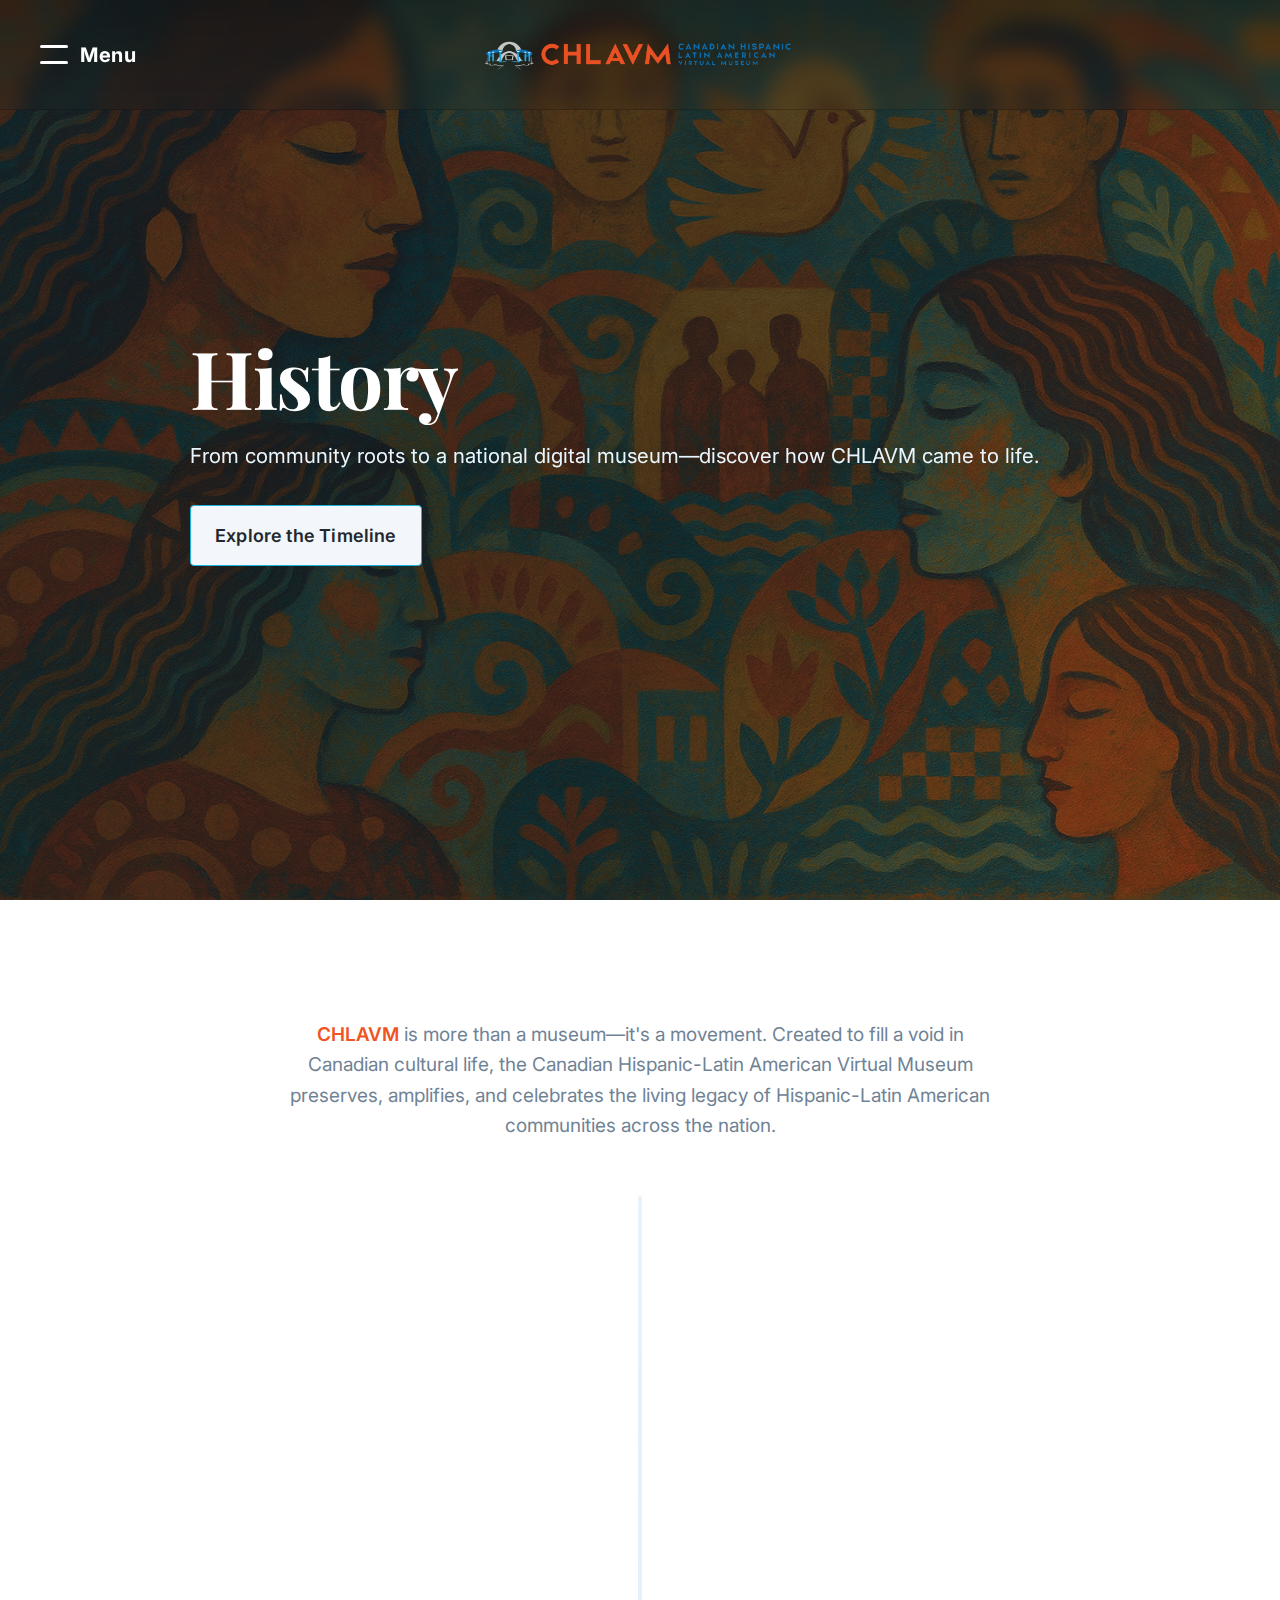
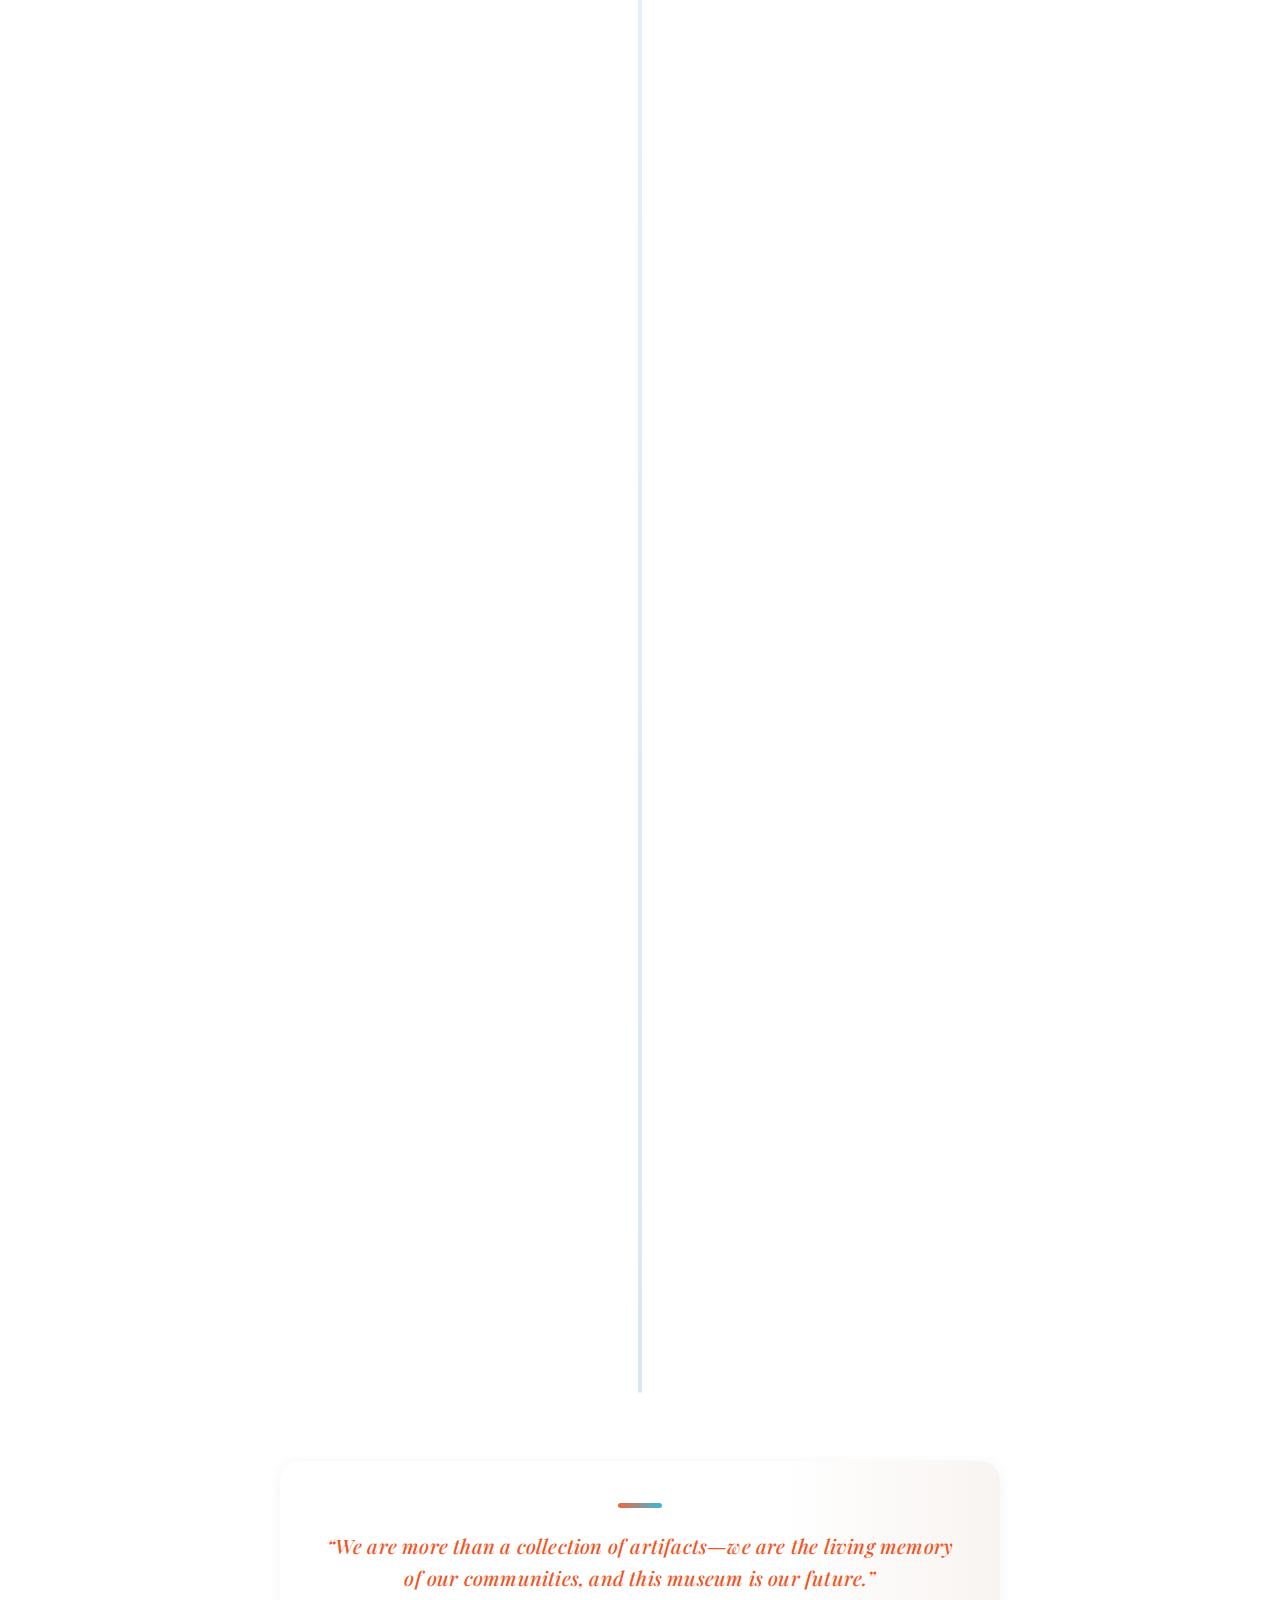
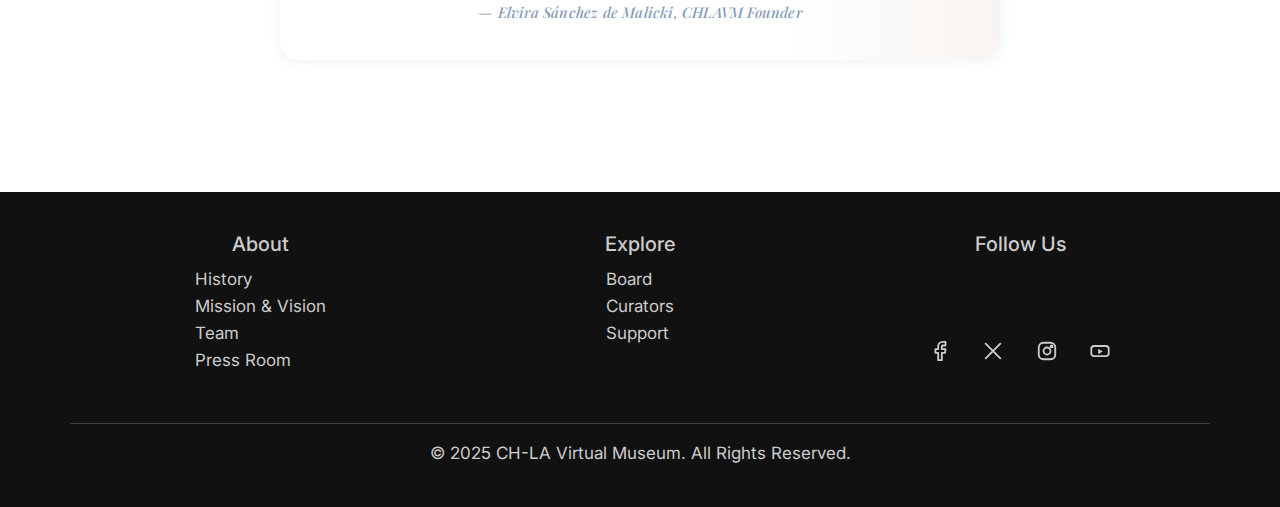
<file: history.html>
<!DOCTYPE html>
<html lang="en">
<head>
  <meta charset="utf-8" />
  <meta name="viewport" content="width=device-width, initial-scale=1" />
  <title>History – Canadian Hispanic-Latin American Virtual Museum</title>
  <meta name="description" content="Discover the history and origins of the Canadian Hispanic-Latin American Virtual Museum (CHLAVM)." />
  <link href="https://fonts.googleapis.com/css2?family=Playfair+Display:wght@700&family=Inter:wght@400;500;600&display=swap" rel="stylesheet">
  <link href="https://cdn.jsdelivr.net/npm/bootstrap@5.3.2/dist/css/bootstrap.min.css" rel="stylesheet">
  <link href="https://unpkg.com/aos@2.3.4/dist/aos.css" rel="stylesheet">
  <link rel="stylesheet" href="styles.css" />
</head>
<style>
  /* History-only responsive timeline (scoped by the page's unique ID) */
  @media (max-width: 860px) {
    /* Move the rail to the left edge */
    #museum-timeline::before {
      left: 24px;
      transform: none;
      width: 4px;
    }

    /* Make every event full-width and add left padding to clear the rail */
    #museum-timeline .timeline-event {
      width: 100%;
      margin: 0 0 2.2em 0 !important; /* override alternating margins */
      padding-left: 58px;               /* space for rail + dot */
    }
    /* Cancel the alternating layout on mobile */
    #museum-timeline .timeline-event:nth-child(odd),
    #museum-timeline .timeline-event:nth-child(even) {
      margin-left: 0 !important;
      margin-right: 0 !important;
    }

    /* Reposition the dot over the left rail */
    #museum-timeline .timeline-dot {
      left: 24px;
      transform: translate(-50%, 0);   /* keep dot centered on the rail */
    }

    /* Optional: slightly larger tap targets on small screens */
    #museum-timeline .timeline-card {
      padding: 1.05em 1.15em 1.05em;
    }
  }
</style>

<body>

  <!-- NAV-->
  <header class="museum-nav" id="nav">
    <div class="museum-nav-inner">
      <div class="museum-left">
        <button class="museum-menu-btn" id="menuBtn" aria-controls="menuOverlay" aria-expanded="false">
          <span class="museum-burger" aria-hidden="true"></span>
          <span class="museum-menu-label">Menu</span>
        </button>
      </div>
      <a class="museum-brand" href="index.html" aria-label="Home">
        <img src="assets/logo.png" alt="Canadian Hispanic-Latin American Virtual Museum logo" class="museum-logo">
      </a>
      <div></div>
    </div>
  </header>

  <!-- OVERLAY MENU -->
  <div class="museum-menu-overlay" id="menuOverlay" hidden>
    <div class="museum-menu-content" role="dialog" aria-modal="true" aria-label="Menu">
      <button class="museum-menu-close" id="menuClose" aria-label="Close menu">×</button>
      <nav class="museum-menu-nav">
        <a class="menu-section-title">About Us</a>
        <div class="dropdown-menu">
          <a href="history.html">History</a>
          <a href="mission-vision.html">Mission/Vision</a>
          <a href="press-room.html">Press Room</a>
          <a href="team-members.html">Team Members</a>
        </div>
        <a class="menu-section-title">Community In Action</a>
        <div class="dropdown-menu">
          <a href="#">Overview</a>
          <a href="#">Canadian Hispanic Congress</a>
          <a href="#">Statistics</a>
          <a href="#">Civics</a>
          <a href="#">Community Partners</a>
          <a href="#">Current Issues</a>
          <a href="#">Embassies and Consulates</a>
        </div>
        <a class="menu-section-title">Digital Playground</a>
        <div class="dropdown-menu">
          <a href="#">Overview</a>
          <a href="#">FIVARS</a>
          <a href="#">Indie Game Reviewer</a>
          <a href="#">Kaptain Leaf Adventures</a>
          <a href="#">VRTO</a>
        </div>
        <a class="menu-section-title login" href="login.html">Login</a>
        <div class="museum-menu-meta">
          <div>Open Today 10:00–18:00</div>
          <div>Montréal, QC</div>
        </div>
      </nav>
    </div>
  </div>

    <!-- PAGE HERO (same structure as Home, no text needed) -->
<section class="hero page-hero" aria-label="History hero image">
  <div class="hero-media">
    <img src="assets/history/history-hero.png"
         alt="Collage representing Hispanic–Latin American heritage"
         class="hero-bg" />
    <div class="hero-overlay"></div>
  </div>

  <div class="hero-inner">
    <h1 data-aos="fade-up" data-aos-delay="0">History</h1>

    <p class="hero-lead" data-aos="fade-up" data-aos-delay="120">
      From community roots to a national digital museum—discover how CHLAVM came to life.
    </p>

    <div class="hero-ctas" data-aos="fade-up" data-aos-delay="240">
      <a class="btn" href="#museum-timeline">Explore the Timeline</a>
      <!-- <a class="btn ghost" href="mission-vision.html">Mission &amp; Vision</a> -->
    </div>
  </div>
</section>

  <main id="main">
    <section class="about">
      <div class="container narrow">
        <div class="history-lede">
          <strong class="color-brand">CHLAVM</strong> is more than a museum—it's a movement.
          Created to fill a void in Canadian cultural life, the Canadian Hispanic-Latin American Virtual Museum preserves, amplifies, and celebrates the living legacy of Hispanic-Latin American communities across the nation.
        </div>

        <!-- Timeline -->
        <ul class="timeline" id="museum-timeline">
          <li class="timeline-event">
            <span class="timeline-dot" aria-hidden="true"></span>
            <div class="timeline-card">
              <div class="timeline-date">1983</div>
              <h3 class="timeline-title">Canadian Hispanic Congress Founded</h3>
              <p class="timeline-desc">Community leaders establish the CHC to represent, advocate for, and connect Canada’s Hispanic-Latin American community—laying vital groundwork for the future museum.</p>
            </div>
          </li>
          <li class="timeline-event">
            <span class="timeline-dot" aria-hidden="true"></span>
            <div class="timeline-card">
              <div class="timeline-date">2021</div>
              <h3 class="timeline-title">A Vision Takes Shape</h3>
              <p class="timeline-desc">Elvira Sánchez de Malicki proposes a fully digital platform to capture and celebrate Hispanic-Latin American contributions, traditions, and innovation in Canada.</p>
            </div>
          </li>
          <li class="timeline-event">
            <span class="timeline-dot" aria-hidden="true"></span>
            <div class="timeline-card">
              <div class="timeline-date">Aug 20, 2021</div>
              <h3 class="timeline-title">Official Launch of CHLAVM</h3>
              <p class="timeline-desc">The museum is founded as an independent non-profit—empowering the team to pursue charitable status, partnerships, and its own bold mandate.</p>
            </div>
          </li>
          <li class="timeline-event">
            <span class="timeline-dot" aria-hidden="true"></span>
            <div class="timeline-card">
              <div class="timeline-date">2023</div>
              <h3 class="timeline-title">Digital Innovation Begins</h3>
              <p class="timeline-desc">Supported by the Digital Access to Heritage program, CHLAVM secures its first major grant, powering new interactive technologies and immersive virtual exhibits.</p>
            </div>
          </li>
          <li class="timeline-event">
            <span class="timeline-dot" aria-hidden="true"></span>
            <div class="timeline-card">
              <div class="timeline-date">2023–2024</div>
              <h3 class="timeline-title">World-Class Collaboration</h3>
              <p class="timeline-desc">An expert team of artists, VR pioneers, designers, and accessibility advocates comes together to shape the museum’s digital experience.</p>
            </div>
          </li>
          <li class="timeline-event">
            <span class="timeline-dot" aria-hidden="true"></span>
            <div class="timeline-card">
              <div class="timeline-date">Today</div>
              <h3 class="timeline-title">A National Platform for Culture</h3>
              <p class="timeline-desc">CHLAVM is pioneering new ways for communities to share stories, celebrate achievements, and shape Canada’s digital cultural landscape.</p>
            </div>
          </li>
        </ul>

        <blockquote class="highlight-quote" style="margin:3.4em auto 2.6em; text-align:center;">
          <span class="quote-bar" style="display:block;width:44px;height:5px;border-radius:5px;background:linear-gradient(90deg, var(--brand), var(--brand-2));opacity:.89;margin:0 auto 1.1em;"></span>
          <p>
            “We are more than a collection of artifacts—we are the living memory of our communities, and this museum is our future.”<br>
            <span class="small" style="color:#8399b4;">— Elvira Sánchez de Malicki, CHLAVM Founder</span>
          </p>
        </blockquote>

      </div>
    </section>
  </main>
    
 <!-- Footer -->
  <footer>
    <div class="container">
      <div class="row">
        <div class="col-md-4 mb-3">
          <h5>About</h5>
          <ul class="list-unstyled">
            <li><a href="history.html">History</a></li>
            <li><a href="mission-vision.html">Mission & Vision</a></li>
            <li><a href="team-members.html">Team</a></li>
            <li><a href="press-room.html">Press Room</a></li>
          </ul>
        </div>
        <div class="col-md-4 mb-3">
          <h5>Explore</h5>
          <ul class="list-unstyled">
            <li><a href="#board">Board</a></li>
            <li><a href="#curators">Curators</a></li>
            <li><a href="#support">Support</a></li>
          </ul>
        </div>
   <div class="col-md-4 mb-3 text-md-end">
  <h5>Follow Us</h5>
  <div class="f-social" role="list">
    <a href="https://facebook.com/yourhandle" target="_blank" rel="noopener" aria-label="Facebook" role="listitem">
      <!-- Facebook -->
      <svg viewBox="0 0 24 24" width="22" height="22" fill="none" stroke="currentColor" stroke-width="2" stroke-linecap="round" stroke-linejoin="round" aria-hidden="true">
        <path d="M18 2h-3a5 5 0 0 0-5 5v3H7v4h3v8h4v-8h3.5l.5-4H14V7a1 1 0 0 1 1-1h3V2z"/>
      </svg>
    </a>

    <a href="https://twitter.com/yourhandle" target="_blank" rel="noopener" aria-label="X (Twitter)" role="listitem">
      <!-- X / Twitter -->
      <svg viewBox="0 0 24 24" width="22" height="22" fill="none" stroke="currentColor" stroke-width="2" stroke-linecap="round" stroke-linejoin="round" aria-hidden="true">
        <path d="M4 4l16 16M20 4L4 20"/>
      </svg>
    </a>

    <a href="https://instagram.com/yourhandle" target="_blank" rel="noopener" aria-label="Instagram" role="listitem">
      <!-- Instagram -->
      <svg viewBox="0 0 24 24" width="22" height="22" fill="none" stroke="currentColor" stroke-width="2" stroke-linecap="round" stroke-linejoin="round" aria-hidden="true">
        <rect x="3" y="3" width="18" height="18" rx="5" ry="5"/>
        <circle cx="12" cy="12" r="3.8"/>
        <circle cx="17" cy="7" r="1"/>
      </svg>
    </a>

    <a href="https://youtube.com/@yourhandle" target="_blank" rel="noopener" aria-label="YouTube" role="listitem">
      <!-- YouTube -->
      <svg viewBox="0 0 24 24" width="22" height="22" fill="none" stroke="currentColor" stroke-width="2" stroke-linecap="round" stroke-linejoin="round" aria-hidden="true">
        <rect x="2.5" y="6.5" width="19" height="11" rx="3"/>
        <path d="M10 9.5l5 3-5 3" fill="currentColor" stroke="none"/>
      </svg>
    </a>
  </div>
</div>

      <hr class="my-3">
      <p class="text-center mb-0">© 2025 CH-LA Virtual Museum. All Rights Reserved.</p>
    </div>
  </footer>

<script src="https://cdn.jsdelivr.net/npm/bootstrap@5.3.2/dist/js/bootstrap.bundle.min.js"></script>
<script src="https://unpkg.com/aos@2.3.4/dist/aos.js"></script>
<script src="script.js"></script>
<script>
  // Navbar scroll effect
  const topbar = document.getElementById('nav');
  window.addEventListener('scroll', () => {
    topbar.classList.toggle('scrolled', window.scrollY > 50);
  });

  // AOS: smoother, once-per-view, with offset so cards pop in a bit later
  AOS.init({
    duration: 750,
    once: true,
    offset: 80,
    easing: 'cubic-bezier(.18,.62,.35,1)'
  });
</script>
</body>
</html>
</file>
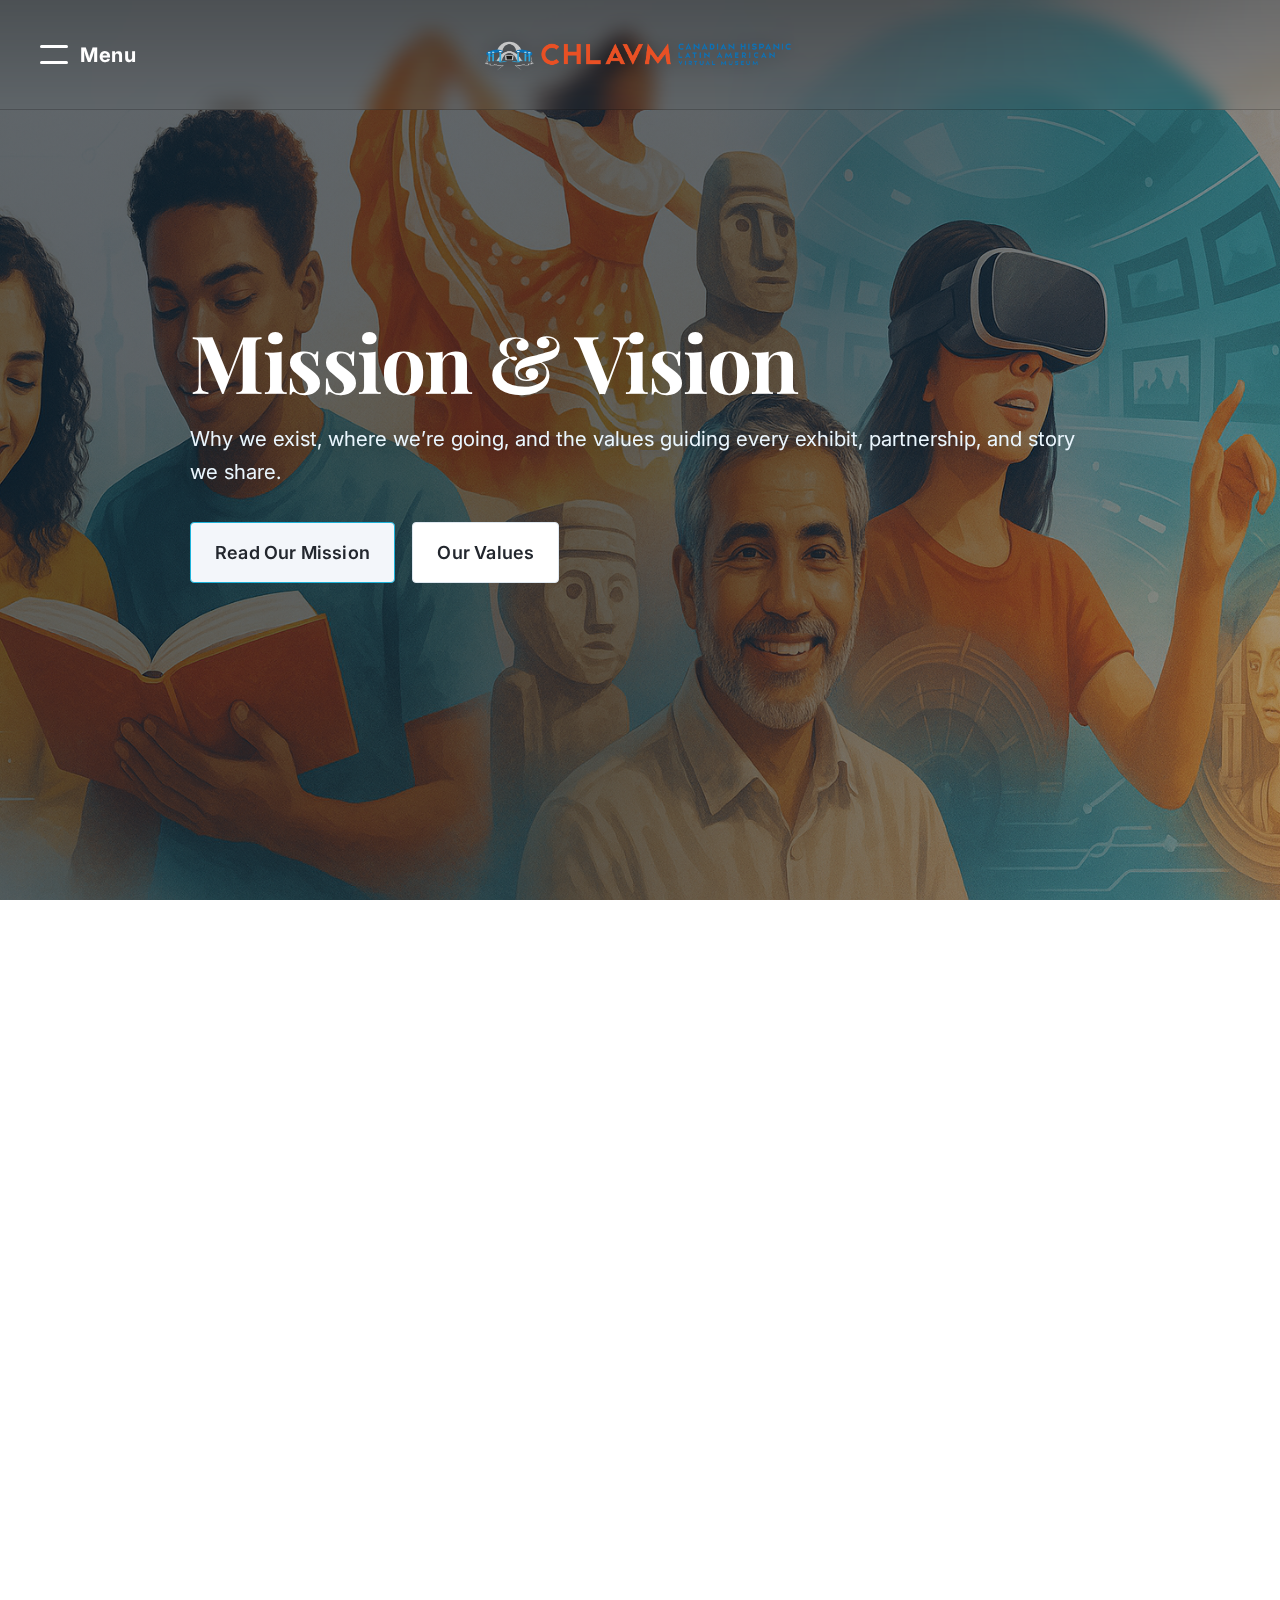
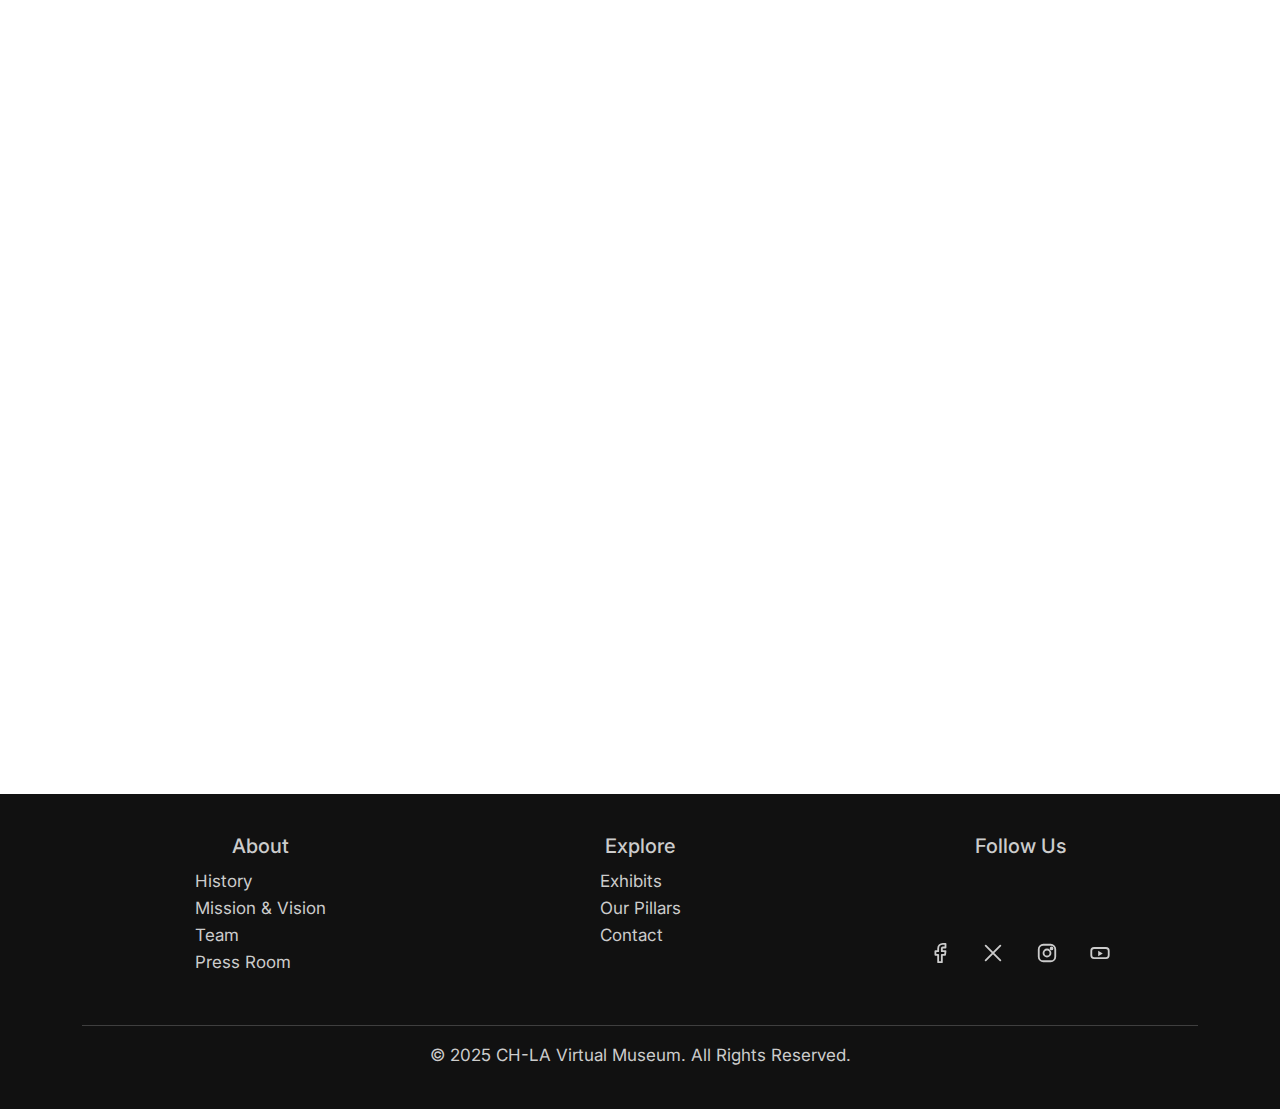
<file: mission-vision.html>
<!DOCTYPE html>
<html lang="en">
<head>
  <meta charset="utf-8" />
  <meta name="viewport" content="width=device-width, initial-scale=1" />
  <title>Mission & Vision – Canadian Hispanic–Latin American Virtual Museum</title>
  <meta name="description" content="Our mission, vision, and values—the principles guiding the Canadian Hispanic–Latin American Virtual Museum." />
  <link href="https://fonts.googleapis.com/css2?family=Playfair+Display:wght@700&family=Inter:wght@400;500;600&display=swap" rel="stylesheet">
  <link href="https://cdn.jsdelivr.net/npm/bootstrap@5.3.2/dist/css/bootstrap.min.css" rel="stylesheet">
  <link href="https://unpkg.com/aos@2.3.4/dist/aos.css" rel="stylesheet">
  <link rel="stylesheet" href="styles.css">

  <!-- Page-only polish -->
  <style>
    /* Page hero image */
    .page-hero .hero-bg{
      object-position:center 48%;
    }

    /* Section intro */
    .mv-lede{
      text-align:center;
      max-width:820px;
      margin:2rem auto 0;
      font-size:1.12rem;
      color:var(--muted);
    }

    /* Mission/Vision cards */
    .mv-grid{
      display:grid;
      grid-template-columns:1fr;
      gap:22px;
      margin:28px 0 10px;
    }
    @media (min-width: 820px){
      .mv-grid{ grid-template-columns:1fr 1fr; }
    }
    .mv-card{
      background:#fff;
      border:1px solid #eef4fa;
      border-radius:16px;
      padding:22px 22px 20px;
      box-shadow:0 8px 26px rgba(38,66,108,.08);
      transition:transform .15s ease, box-shadow .15s ease;
    }
    .mv-card:hover{ transform:translateY(-2px); box-shadow:0 14px 40px rgba(38,66,108,.12); }
    .mv-card h3{
      font-family:"Playfair Display",serif;
      color:var(--brand-2);
      margin-bottom:.35rem;
      font-size:1.5rem;
    }
    .mv-card p{ color:#2a3240; margin:0; }

    /* Value badges */
    .mv-values{
      display:flex; flex-wrap:wrap; gap:.6rem;
      justify-content:center;
      margin-top:1.1rem;
    }
    .mv-value{
      border:1.5px solid var(--line);
      background:var(--bg-elev);
      border-radius:999px;
      padding:.55rem .95rem;
      font-weight:600;
      color:#41576b;
      white-space:nowrap;
    }

    /* Stats row */
    .mv-stats{
      display:grid;
      grid-template-columns:repeat(2,1fr);
      gap:16px;
      margin-top:24px;
    }
    @media (min-width: 860px){
      .mv-stats{ grid-template-columns:repeat(4,1fr); }
    }
    .mv-stat{
      background:linear-gradient(180deg,#fff, #f7fbff);
      border:1px solid #eaf2f9;
      border-radius:14px;
      padding:18px 16px;
      text-align:center;
      box-shadow:0 4px 18px rgba(38,66,108,.07);
    }
    .mv-stat strong{
      display:block;
      font-size:1.7rem;
      color:var(--brand);
      line-height:1.15;
    }
    .mv-stat span{ color:#567089; font-size:.98rem; }

    /* Call to action */
    .mv-cta{
      margin-top:40px;
      background:linear-gradient(93deg,#fff 78%,#f4f9fc 100%);
      border:1px solid #e9f1f7;
      border-radius:16px;
      padding:26px 22px;
      text-align:center;
      box-shadow:0 10px 36px rgba(38,66,108,.08);
    }
    .mv-cta p{ color:var(--muted); margin:.5rem 0 1.1rem; }
  </style>
</head>

<body>
  <!-- NAV -->
  <header class="museum-nav" id="nav">
    <div class="museum-nav-inner">
      <div class="museum-left">
        <button class="museum-menu-btn" id="menuBtn" aria-controls="menuOverlay" aria-expanded="false">
          <span class="museum-burger" aria-hidden="true"></span>
          <span class="museum-menu-label">Menu</span>
        </button>
      </div>
      <a class="museum-brand" href="index.html" aria-label="Home">
        <img src="assets/logo.png" alt="Canadian Hispanic-Latin American Virtual Museum logo" class="museum-logo">
      </a>
    </div>
  </header>

  <!-- OVERLAY MENU -->
  <div class="museum-menu-overlay" id="menuOverlay" hidden>
    <div class="museum-menu-content" role="dialog" aria-modal="true" aria-label="Menu">
      <button class="museum-menu-close" id="menuClose" aria-label="Close menu">×</button>
      <nav class="museum-menu-nav">
        <a class="menu-section-title">About Us</a>
        <div class="dropdown-menu">
          <a href="history.html">History</a>
          <a href="mission-vision.html" aria-current="page">Mission/Vision</a>
          <a href="press-room.html">Press Room</a>
          <a href="team-members.html">Team Members</a>
        </div>
        <a class="menu-section-title">Community In Action</a>
        <div class="dropdown-menu">
          <a href="#">Overview</a>
          <a href="#">Canadian Hispanic Congress</a>
          <a href="#">Statistics</a>
          <a href="#">Civics</a>
          <a href="#">Community Partners</a>
          <a href="#">Current Issues</a>
          <a href="#">Embassies and Consulates</a>
        </div>
        <a class="menu-section-title">Digital Playground</a>
        <div class="dropdown-menu">
          <a href="#">Overview</a>
          <a href="#">FIVARS</a>
          <a href="#">Indie Game Reviewer</a>
          <a href="#">Kaptain Leaf Adventures</a>
          <a href="#">VRTO</a>
        </div>
        <a class="menu-section-title login" href="login.html">Login</a>
        <div class="museum-menu-meta">
          <div>Open Today 10:00–18:00</div>
          <div>Montréal, QC</div>
        </div>
      </nav>
    </div>
  </div>

  <!-- HERO -->
  <section class="hero page-hero" aria-label="Mission & Vision hero image">
    <div class="hero-media">
      <!-- swap this image when you have a final -->
      <img src="assets/mission-vision/mission-vision.png" alt="Abstract collage representing culture, access, and innovation" class="hero-bg" />
      <div class="hero-overlay"></div>
    </div>

    <div class="hero-inner">
      <h1 data-aos="fade-up">Mission & Vision</h1>
      <p class="hero-lead" data-aos="fade-up" data-aos-delay="120">
        Why we exist, where we’re going, and the values guiding every exhibit, partnership, and story we share.
      </p>
      <div class="hero-ctas" data-aos="fade-up" data-aos-delay="240">
        <a class="btn" href="#mission">Read Our Mission</a>
        <a class="btn ghost" href="#values">Our Values</a>
      </div>
    </div>
  </section>

  <main id="main">
    <section class="about">
      <div class="container narrow">

        <p class="mv-lede" data-aos="fade-up">
          The Canadian Hispanic–Latin American Virtual Museum (CHLAVM) is a national digital platform that preserves,
          amplifies, and celebrates the living legacy of Hispanic–Latin American communities across Canada.
        </p>

        <!-- Mission + Vision -->
        <div class="mv-grid" id="mission">
          <article class="mv-card" data-aos="fade-up">
            <h3>Our Mission</h3>
            <p>
              To preserve and activate Hispanic–Latin American culture in Canada through inclusive, bilingual,
              and accessible digital experiences—connecting people, ideas, and histories across generations.
            </p>
            <div class="mv-values" aria-label="Mission focus areas">
              <span class="mv-value">Preservation</span>
              <span class="mv-value">Education</span>
              <span class="mv-value">Accessibility</span>
            </div>
          </article>

          <article class="mv-card" data-aos="fade-up" data-aos-delay="120">
            <h3>Our Vision</h3>
            <p>
              A vibrant, national museum without walls where communities lead the storytelling,
              technology expands what’s possible, and everyone can see themselves reflected in culture.
            </p>
            <div class="mv-values" aria-label="Vision themes">
              <span class="mv-value">Community-led</span>
              <span class="mv-value">Innovation</span>
              <span class="mv-value">Belonging</span>
            </div>
          </article>
        </div>

        <!-- Values row -->
        <h2 id="values" data-aos="fade-up" style="margin-top:56px;">Our Core Values</h2>
        <div class="mv-values" data-aos="fade-up" data-aos-delay="120">
          <span class="mv-value">Respect</span>
          <span class="mv-value">Representation</span>
          <span class="mv-value">Co-creation</span>
          <span class="mv-value">Open Access</span>
          <span class="mv-value">Care for Community</span>
        </div>

        <!-- Stats / highlights -->
        <div class="mv-stats" data-aos="fade-up" data-aos-delay="220" style="margin-bottom:12px;">
          <div class="mv-stat"><strong>100% Digital</strong><span>Accessible anywhere</span></div>
          <div class="mv-stat"><strong>Bilingual</strong><span>English & Spanish</span></div>
          <div class="mv-stat"><strong>Nationwide</strong><span>Community partners</span></div>
          <div class="mv-stat"><strong>Open to All</strong><span>Free to explore</span></div>
        </div>

        <!-- Quote -->
        <blockquote class="highlight-quote" data-aos="fade-up" style="margin-top:30px;">
          <span class="quote-bar"></span>
          <p>
            “We’re building a museum that belongs to the community—alive, bilingual, and
            powered by the stories people choose to tell.”
            <br><span class="small" style="color:#8399b4;">— CHLAVM Leadership</span>
          </p>
        </blockquote>

        <!-- CTA -->
        <div class="mv-cta" data-aos="fade-up">
          <h3 class="mb-1" style="font-family:'Playfair Display',serif; color:var(--brand-2);">Work With Us</h3>
          <p>Are you an artist, educator, or community organizer? Let’s build something meaningful together.</p>
          <a class="btn" href="team-members.html#support">Meet the Team</a>
          <a class="btn ghost" href="#contact" style="margin-left:.6rem;">Get in Touch</a>
        </div>

      </div>
    </section>
  </main>

  <!-- Footer -->
  <footer>
    <div class="container">
      <div class="row">
        <div class="col-md-4 mb-3">
          <h5>About</h5>
          <ul class="list-unstyled">
            <li><a href="history.html">History</a></li>
            <li><a href="mission-vision.html" aria-current="page">Mission & Vision</a></li>
            <li><a href="team-members.html">Team</a></li>
            <li><a href="press-room.html">Press Room</a></li>
          </ul>
        </div>
        <div class="col-md-4 mb-3">
          <h5>Explore</h5>
          <ul class="list-unstyled">
            <li><a href="index.html#exhibits">Exhibits</a></li>
            <li><a href="index.html#pillars">Our Pillars</a></li>
            <li><a href="index.html#contact">Contact</a></li>
          </ul>
        </div>
        <div class="col-md-4 mb-3 text-md-end">
          <h5>Follow Us</h5>
          <div class="f-social" role="list">
            <a href="https://facebook.com/yourhandle" target="_blank" rel="noopener" aria-label="Facebook" role="listitem">
              <svg viewBox="0 0 24 24" width="22" height="22" fill="none" stroke="currentColor" stroke-width="2" stroke-linecap="round" stroke-linejoin="round" aria-hidden="true"><path d="M18 2h-3a5 5 0 0 0-5 5v3H7v4h3v8h4v-8h3.5l.5-4H14V7a1 1 0 0 1 1-1h3V2z"/></svg>
            </a>
            <a href="https://twitter.com/yourhandle" target="_blank" rel="noopener" aria-label="X (Twitter)" role="listitem">
              <svg viewBox="0 0 24 24" width="22" height="22" fill="none" stroke="currentColor" stroke-width="2" stroke-linecap="round" stroke-linejoin="round" aria-hidden="true"><path d="M4 4l16 16M20 4L4 20"/></svg>
            </a>
            <a href="https://instagram.com/yourhandle" target="_blank" rel="noopener" aria-label="Instagram" role="listitem">
              <svg viewBox="0 0 24 24" width="22" height="22" fill="none" stroke="currentColor" stroke-width="2" stroke-linecap="round" stroke-linejoin="round" aria-hidden="true"><rect x="3" y="3" width="18" height="18" rx="5" ry="5"/><circle cx="12" cy="12" r="3.8"/><circle cx="17" cy="7" r="1"/></svg>
            </a>
            <a href="https://youtube.com/@yourhandle" target="_blank" rel="noopener" aria-label="YouTube" role="listitem">
              <svg viewBox="0 0 24 24" width="22" height="22" fill="none" stroke="currentColor" stroke-width="2" stroke-linecap="round" stroke-linejoin="round" aria-hidden="true"><rect x="2.5" y="6.5" width="19" height="11" rx="3"/><path d="M10 9.5l5 3-5 3" fill="currentColor" stroke="none"/></svg>
            </a>
          </div>
        </div>
      </div>
      <hr class="my-3">
      <p class="text-center mb-0">© 2025 CH-LA Virtual Museum. All Rights Reserved.</p>
    </div>
  </footer>

  <script src="https://cdn.jsdelivr.net/npm/bootstrap@5.3.2/dist/js/bootstrap.bundle.min.js"></script>
  <script src="https://unpkg.com/aos@2.3.4/dist/aos.js"></script>
  <script src="script.js"></script>
  <script>
    // Navbar scroll effect
    const topbar = document.getElementById('nav');
    window.addEventListener('scroll', () => {
      topbar.classList.toggle('scrolled', window.scrollY > 50);
    });
    // AOS
    AOS.init({ duration: 750, once: true, offset: 80, easing: 'cubic-bezier(.18,.62,.35,1)' });
  </script>
</body>
</html>
</file>
<file: styles.css>
:root {
  --bg: #fff;
  --bg-elev: #f7fafb;
  --text: #23272e;
  --muted: #6f8395;
  --line: #dde6ee;
  --brand: #f05423;
  --brand-2: #1db2d9;
  --accent: #2ca6e0;
  --radius: 18px;
  --shadow: 0 8px 32px 0 rgba(38,66,108,0.08), 0 2px 8px 0 rgba(38,66,108,0.10);
  --shadow-lg: 0 20px 60px 0 rgba(38,66,108,0.10), 0 2px 10px 0 rgba(38,66,108,0.08);
  --nav-h: 110px;
  --ease: cubic-bezier(.22,.61,.36,1);
}

/* ====== Base Layout ====== */
html { scroll-behavior: smooth; max-width: 100vw; }
body {
  background: var(--bg);
  color: var(--text);
  font: 17px/1.65 Inter, system-ui, -apple-system, Segoe UI, Roboto, Helvetica, Arial, sans-serif;
  min-height: 100dvh;
  overflow-x: hidden;
    margin: 0;
  padding: 0;
}
.container { width: min(1160px, 94vw); margin-inline: auto; overflow-x: clip; }
.container.narrow { width: min(800px, 94vw); }

/* ====== Utility/Atomic Classes ====== */
.small { font-size: 0.92rem; color: var(--muted); }
.lede { font-size: clamp(1.07rem, 1.9vw, 1.32rem); color: var(--muted); margin:.6rem 0 1.3rem; }
.cols { display: grid; gap: 18px; }
.skip { position: absolute; left: -999px; }
.skip:focus { left: 16px; top: 12px; background: #000; color: #fff; padding: 8px 12px; border-radius: 8px; }
.sr-only { position:absolute;width:1px;height:1px;padding:0;margin:-1px;overflow:hidden;clip:rect(0,0,0,0);border:0; }

/* ====== Typography ====== */
h1, h2, h3, h4 { font-family: "Playfair Display",Georgia,serif; letter-spacing: -0.018em; }
h1 { font-size: clamp(2.5rem, 7vw, 5rem); font-weight: 700; margin-bottom: 0.7em; }
h2 { font-size: clamp(1.6rem, 3.7vw, 2.5rem); font-weight: 600; letter-spacing: -0.01em; margin-bottom: .5em; }
h3 { font-size: clamp(1.2rem,2.2vw,1.4rem); font-weight: 600; }
.section-head h2 { text-transform: uppercase; letter-spacing: 0.02em; color: var(--brand); }

a { color: inherit; text-decoration: none; transition: color .2s; }
.text-link {
  color: var(--accent);
  border-bottom: 1px solid currentColor;
  padding-bottom: 2px;
  transition: color .18s;
}
.text-link:hover { color: var(--brand); border-bottom-color: var(--brand-2); }

/* ====== Buttons ====== */
.btn,
.btn.ghost,
.museum-menu-btn,
.newsletter button {
  border-radius: 4px;
  font-weight: 600;
  letter-spacing: 0.01em;
  font-size: 1.06em;
  box-shadow: none !important;
  padding: 1rem 1.5rem;
  transition: background .16s, color .16s, border-color .16s;
  outline: none;
  border: 1.5px solid var(--line);
  cursor: pointer;
}
.btn,
.newsletter button {
  background: #f3f6fa;
  color: #23272e;
  border: 1.5px solid var(--brand-2);
}
.btn:hover,
.newsletter button:hover {
  background: #e5f4fb;
  color: var(--brand-2);
  border-color: var(--brand-2);
}
.btn.ghost,
.museum-menu-btn {
  background: #fff;
  color: #23272e;
  border: 1.5px solid var(--line);
}
.btn.ghost:hover,
.museum-menu-btn:hover,
.museum-menu-btn:focus {
  background: #f7fafb;
  color: var(--brand-2);
  border-color: var(--brand-2);
}
.btn:disabled,
.newsletter button:disabled {
  opacity: 0.55;
  cursor: not-allowed;
  color: #b0b0b0;
  background: #f4f4f4;
  border-color: #e0e0e0;
}
.newsletter {
  display: flex;
  gap: 0.6em;
  margin-top: 0.4em;
  flex-wrap: wrap;
  width: 100%;
  min-width: 0;
}
.newsletter input {
  flex: 1 1 200px;
  min-width: 0;
  padding: 0.65rem 1rem;
  border-radius: 999px;
  border: 1.5px solid var(--line);
  background: transparent;
  color: var(--text);
  font-size: 1em;
}

/* ====== Navbar ====== */
.museum-nav {
  position: fixed; left: 0; top: 0; width: 100vw; height: var(--nav-h); z-index: 100;
  background: color-mix(in oklab, #ffffff 95%, transparent 5%);
  border-bottom: 1.5px solid rgba(0,0,0,.05);
  backdrop-filter: blur(10px);
  transition: background .22s, box-shadow .24s;
}
.museum-nav.scrolled { box-shadow: 0 6px 24px rgba(0,0,0,.13); }
.museum-nav-inner {
  height: 100%; margin: 0 auto;
  display: grid; grid-template-columns: 1fr auto 1fr; align-items: center; gap: 12px;
   max-width: 1200px;
  justify-content: space-between;
}
.museum-brand {
  display: flex; align-items: center; gap: 1rem;
  font-family: "Playfair Display",serif;
  font-size: 1.45rem; font-weight: 700; letter-spacing: -0.01em;
}
.museum-logo { height: clamp(50px, 10vw, 92px); width: auto; display: block; max-width: clamp(180px, 30vw, 320px); object-fit: contain; margin-right: 0.2em; }

/* --- Bigger logo on small screens ---*/ 
@media (max-width: 900px) {
  :root { --nav-h: 120px; } /* give the logo room */
  header.museum-nav .museum-brand .museum-logo {
    height: 72px !important;
    max-width: 240px !important;
  }
}
@media (max-width: 700px) {
  :root { --nav-h: 108px; }
  header.museum-nav .museum-brand .museum-logo {
    height: 62px !important;
    max-width: 220px !important;
  }
}
@media (max-width: 410px) {
  :root { --nav-h: 100px; }
  header.museum-nav .museum-brand .museum-logo {
    height: 56px !important;
    max-width: 200px !important;
  }
}

.museum-menu-btn {
  display: flex; align-items: center; gap: 12px;
  background: transparent; border: none; cursor: pointer;
  font-weight: 700; font-size: 1.25rem; letter-spacing: 0.03em;
  padding: 0.7em 1.1em; border-radius: 999px;
  transition: background 0.18s, color 0.18s;
}
.museum-burger {
  width: 28px; height: 19px; position: relative; display: inline-block;
}
.museum-burger::before, .museum-burger::after, .museum-burger span {
  content:''; position:absolute; left:0; right:0; height:3px;
  border-radius:2px; background: var(--text);
}
.museum-burger::before { top:0; }
.museum-burger span { top:8px; }
.museum-burger::after { bottom:0; }

/* ===== Overlay Nav ===== */
.museum-menu-overlay {
  position: fixed; inset: 0; z-index: 120;
  background: rgba(10,10,10,0.64); backdrop-filter: blur(7px);
  display: none;
}
.museum-menu-overlay.active,
.museum-menu-overlay[open] { display: block; }
.museum-menu-content {
  position: absolute; top: 0; right: 0;
  height: 100vh; width: 420px;
  background: #fff; padding: 32px 24px 44px 24px;
  overflow-y: auto; box-sizing: border-box;
  border-left: 1.5px solid #f4f4f4;
  transition: transform .3s var(--ease);
}
.museum-menu-close { font-size: 2.2rem; border: none; background: transparent; cursor: pointer; }
.museum-menu-nav { display: flex; flex-direction: column; gap: 14px; margin-top: 18px; padding-bottom: 24px; }
.museum-menu-nav a {
  text-decoration: none; color: #133a56;
  font-size: clamp(19px, 2.2vw, 23px);
  padding: 12px 0; border-bottom: 1px solid #f3f3f3;
  transition: color .18s;
}
.museum-menu-nav a:hover { color: var(--brand); }
.museum-menu-meta { display: flex; flex-direction: column; gap: 8px; color: var(--muted); margin-top: 30px; font-size: 1.06em; }

.menu-section-title {
  color: #23272e;
  font-weight: 700;
  font-size: 1.14em;
  letter-spacing: 0.02em;
  padding: 0.4em 0 0.15em 0;
  cursor: default;
  background: none;
  border: none;
  text-transform: uppercase;
  pointer-events: none;     /* Makes ALL not clickable by default */
  opacity: 0.93;
  transition: color .18s;
}

/* But make .menu-section-title.login clickable and styled as a link */
.menu-section-title.login {
  color: var(--accent);
  cursor: pointer;
  pointer-events: auto;     /* Makes JUST this one clickable */
  text-transform: none;
  opacity: 1;
}

.menu-section-title.login:hover {
  color: var(--brand-2);
  text-decoration: none;
}
/* Dropdown styles for overlay nav */
.museum-menu-nav .dropdown { margin-bottom: 0.2em; }
.museum-menu-nav .dropdown > a {
  display: block; font-weight: 700; font-size: 1.14em;
  padding: 0.4em 0 0.15em 0; color: #18344c;
}
.museum-menu-nav .dropdown-menu {
  margin: 0.1em 0 0.4em 0; padding: 0;
  display: flex; flex-direction: column; gap: 0.03em;
}
.museum-menu-nav .dropdown-menu a {
  font-weight: 400; font-size: 0.99em; color: #52697f;
  padding: 0.2em 0 0.2em 1.2em;
  background: none; border: none; border-radius: 0;
  transition: color 0.18s; letter-spacing: 0.01em;
}
.museum-menu-nav .dropdown-menu a:hover {
  color: var(--brand-2, #1db2d9); background: #f7fafb; border-radius: 7px;
}
.museum-menu-nav > *:not(:last-child) {
  border-bottom: 1px solid #dde6ee; margin-bottom: 0.15em;
}

/* ====== Hero ====== */
.hero {
  position: relative; width: 100vw; min-height: 490px;
  display: flex; align-items: stretch; background: url('assets/hero-img.png') center center / cover no-repeat !important; overflow: hidden;
    margin-left: 0;
  margin-right: 0;
  left: 0;
  right: 0;
}
.hero-media {
  position: absolute;
  inset: 0;
  width: 100vw;
  height: 100%;
  z-index: 1;
  overflow: hidden;
  pointer-events: none;
}
.hero-bg {
  width: 100vw;
  height: 100%;
  object-fit: cover;
  object-position: center 44%;
  display: block;
}
.hero-overlay {
  position: absolute; inset: 0;
  background: linear-gradient(112deg,rgba(10,22,36,0.64) 55%,rgba(32,33,52,0.35) 100%);
  z-index: 2;
}
.hero-inner {
  position: relative; z-index: 3;
  width: min(900px, 95vw); margin-inline: auto; padding: 5vh 0 5.5vh;
  text-align: left; color: #fff;
}
.hero h1 { color: #fff; margin-bottom: 0.18em; }
.hero-lead { font-size: 1.28rem; font-weight: 400; color: #eaf6fe; margin-bottom: 1.6em; text-shadow: 0 2px 12px rgba(10,22,36,0.18); }
.hero-ctas { display: flex; gap: 1.1rem; margin-top: 0.3rem; flex-wrap: wrap; }
.hero-badges { display: flex; gap: .6rem; margin-bottom: 1.1rem; flex-wrap: wrap; }
.hero-badges span {
  background: var(--bg-elev); color: var(--brand-2); border-radius: 999px;
  padding: .38em .98em; font-size: 1em; letter-spacing: 0.02em;
  border: 1px solid var(--line);
}


/* Launcher row */
.interactive-launch { display:flex; gap:.6rem; flex-wrap:wrap; align-items:center; }

/* Overlay + dialog */
.interactive-overlay {
  position: fixed; inset: 0; z-index: 9999;
  background: rgba(10,10,10,.82);
  backdrop-filter: blur(6px);
}
.interactive-overlay[hidden] { display:none; }

.interactive-dialog {
  position: fixed; inset: 0;
  display: grid;
  grid-template-rows: auto 1fr auto;
  width: 100vw; height: 100vh;
  padding: clamp(8px, 2.2vw, 18px);
  box-sizing: border-box;
  outline: none;
}

.interactive-close {
  position: absolute; top: clamp(8px,2vw,16px); right: clamp(8px,2vw,16px);
  font-size: 2rem; line-height: 1;
  width: 44px; height: 44px; border-radius: 999px;
  border: 1px solid rgba(255,255,255,.35);
  background: rgba(0,0,0,.35); color: #fff; cursor: pointer;
}
.interactive-close:hover { background: rgba(255,255,255,.12); }

.interactive-frame-wrap {
  width: 100%; height: 100%;
  border-radius: 12px; overflow: hidden;
  box-shadow: 0 12px 60px rgba(0,0,0,.35);
  background: #000;
}
.interactive-frame-wrap iframe {
  display:block;
  width: 100%; height: 100%;
  border: 0;
}

/* Subtle mobile hint */
.orientation-hint {
  margin-top: .6rem;
  text-align: center;
  color: #e9f4ff;
  font-size: .95rem;
  opacity: .85;
}
@media (min-aspect-ratio: 1/1) {
  .orientation-hint { display: none; }
}

/* ====== Features / About ====== */
.about { padding: 80px 0; background: #fff; }
.about-grid .feature-grid {
  display: grid; grid-template-columns: 1fr; gap: 2.1rem;
  margin: 2.4rem 0 2.8rem; justify-items: center;
}
/* Center main headings only on .about pages */
.about h1, .about h2 {
  text-align: center;
}

/* Add a warm accent underline to h1 */
.about h1 {
  position: relative;
  margin-bottom: 1.2em;
}

.about h1::after {
  content: '';
  display: block;
  margin: 0.5em auto 0 auto;
  width: 70px;
  height: 4px;
  border-radius: 3px;
  background: linear-gradient(90deg, var(--brand), var(--brand-2));
  opacity: 0.85;
}

/* ====== Highlighted Quote Block ====== */
.highlight-quote {
  background: linear-gradient(90deg, #fff 70%, #f8f4f1 100%);
  border-radius: 1em;
  box-shadow: 0 2px 12px 0 rgba(38,66,108,0.07);
  padding: 2.1em 2.2em 1.7em 2.2em;
  margin: 2.6em auto 2em auto;
  max-width: 720px;
  position: relative;
  text-align: center;
  font-family: "Playfair Display", Georgia, serif;
  font-size: 1.25rem;
  color: var(--brand-2);
}

.highlight-quote p {
  margin: 0;
  font-weight: 500;
  font-style: italic;
  color: var(--brand);
  letter-spacing: 0.01em;
}

.quote-bar {
  display: block;
  width: 44px;
  height: 5px;
  border-radius: 5px;
  background: linear-gradient(90deg, var(--brand), var(--brand-2));
  opacity: 0.89;
  margin: 0 auto 1.1em auto;
}

/* ===== History hero ===== */

.history-hero {
  width: 100vw; max-width: 100vw;
  min-height: 54vh;
  background: linear-gradient(108deg,#fff 64%,#f4f9fc 100%);
  display: flex; flex-direction: column; align-items: center; justify-content: flex-end;
  padding-top: 20px; padding-bottom: 2.7vw;
  position: relative; overflow: hidden;
}
.history-hero-img {
  max-width: 880px; width: 92%;
  border-radius: 1.1em;
  box-shadow: 0 10px 46px 0 rgba(38,66,108,0.15);
  margin-inline: auto; display: block;
  animation: fadein-up 1.08s var(--ease) both;
}
.history-hero-caption {
  margin-top: 1.1em; font-size: 1.02em; color: #6f8395; text-align: center;
  background: #fff; padding: 0.88em 2.1em; border-radius: 13px;
  box-shadow: 0 4px 24px 0 rgba(38,66,108,0.09); max-width: 620px;
  margin-inline: auto; position: relative; z-index: 3; letter-spacing: 0.01em;
  animation: fadein-up 1.2s .18s both;
}
.history-lede { text-align: center; max-width: 720px; margin: 2.1em auto 2.2em; font-size: 1.12em; color: var(--muted); }
.history-divider { border:none; border-top:2.5px solid #e9f3f9; border-radius:2px; margin:2.2em auto 2em; max-width:220px; }

/* ===== Center-rail alternating timeline ===== */
.timeline { list-style: none; padding: 0; margin: 3.2em auto; max-width: 1100px; position: relative; }
.timeline::before {
  content: ''; position: absolute; top: 0; bottom: 0; left: 50%; transform: translateX(-50%);
  width: 4px; background: linear-gradient(180deg, #e8f3fa, #dde6ee); border-radius: 2px;
}
.timeline-event {
  position: relative; width: calc(50% - 44px);
  margin-bottom: 2.8em; opacity: 0; transform: translateY(40px);
  transition: opacity .6s var(--ease), transform .6s var(--ease);
}
.timeline-event.visible { opacity: 1; transform: none; }
.timeline-event:nth-child(odd) { margin-right: calc(50% + 44px); }
.timeline-event:nth-child(even) { margin-left: calc(50% + 44px); }
.timeline-card {
  background: #fff; border-radius: 14px; box-shadow: 0 8px 24px rgba(38,66,108,.08);
  padding: 1.2em 1.3em 1.1em;
  border: 1px solid #eef4fa;
}
.timeline-dot {
  position: absolute; top: .8em; left: 50%; transform: translate(-50%, 0);
  width: 18px; height: 18px; border-radius: 50%;
  background: linear-gradient(120deg,var(--brand-2),var(--brand));
  border: 3px solid #fff; box-shadow: 0 0 0 3px #e8f3fa; z-index: 2;
}
.timeline-date { color: var(--brand-2); font-weight: 700; letter-spacing: 0.01em; margin-bottom: .2em; }
.timeline-title { font-family: "Playfair Display",serif; font-weight: 700; font-size: 1.28em; color: var(--brand); margin: 0 0 .15em; }
.timeline-desc { color: var(--text); font-size: 1.02em; }

/* Animations */
@keyframes fadein-up {
  from { opacity:0; transform: translateY(32px); }
  to   { opacity:1; transform: none; }
}


/* Add color bar to each h2 (optional) */
.about h2 {
  position: relative;
  margin-bottom: 0.4em;
  color: var(--brand-2);
}
.about h2::before {
  content: '';
  display: block;
  width: 36px;
  height: 3px;
  margin: 0 auto 12px auto;
  background: linear-gradient(90deg, var(--brand-2), var(--brand));
  border-radius: 2px;
  opacity: 0.7;
}

/* Color accent for important words (optional utility) */
.color-brand {
  color: var(--brand);
  font-weight: 600;
}

.feature {
  text-align: center; background: #f7fafb; border-radius: 1.2em;
  box-shadow: 0 2px 14px 0 rgba(38,66,108,0.05);
  padding: 2em 1.3em 2em 1.3em;
  transition: box-shadow 0.13s;
}
.feature:hover { box-shadow: 0 6px 22px 0 rgba(38,66,108,0.10); }
.feature-icon { width: 42px; height: 42px; margin-bottom: 1.07rem; opacity: 0.89; }

/* ====== Grid/Card Section ====== */
.team-grid {
  display: grid;
  gap: 28px;
  grid-template-columns: 1fr;
}
.grid { padding: 74px 0; background: var(--bg-elev); }
.section-head { display: flex; align-items: baseline; justify-content: space-between; gap: 1.3rem; margin-bottom: 24px; }
.cards { display: grid; grid-template-columns: 1fr; gap: 28px; }
.card {
  border-radius: var(--radius); background: #fff; overflow: hidden;
  box-shadow: 0 2px 14px 0 rgba(38,66,108,0.07);
  transition: box-shadow .17s, transform .17s;
  display: flex; flex-direction: column; min-height: 315px;  
}
.card:hover { box-shadow: 0 14px 38px 0 rgba(38,66,108,0.13); transform: translateY(-3px) scale(1.012); }
.card img { width: 100%; aspect-ratio: 1/1; object-fit: cover; display: block; background: var(--bg-elev); }
.card-body { padding: 22px 19px 18px 19px; }
.card-body h3 { font-size: 1.14rem; }
.card-body p { color: var(--muted); }
.card-body .small { margin-top: 0.6em; }

.team-card:focus-visible {
  outline: 2px solid var(--brand-2);
  outline-offset: 3px;
}

.team-modal, .team-modal-overlay {
  position: fixed;
  top: 0; left: 0; width: 100vw; height: 100vh;
  z-index: 2000;
}

.team-modal-overlay {
  background: rgba(0,0,0,0.55);
  transition: opacity .22s;
}
.team-modal[hidden], .team-modal-overlay[hidden] { display: none; }

.team-modal {
  position: fixed;
  top: 0; left: 0; width: 100vw; height: 100vh;
  z-index: 2001; /* Must be ABOVE overlay! */
  display: flex;
  align-items: center;
  justify-content: center;
  background: none; /* not transparent/rgba, just nothing! */
}

.team-modal-content {
  background: #fff !important;
  color: #23272e;
  border-radius: 18px;
  max-width: 900px;
  width: 92vw;
  padding: 2.6em 2.2em 2.2em 2.2em;
  box-shadow: 0 12px 60px 0 rgba(38,66,108,0.14), 0 2px 10px 0 rgba(38,66,108,0.08);
  position: relative;
  z-index: 10;
  animation: fadeInModal 0.25s;
  opacity: 1 !important;
  filter: none !important;
}

.team-modal-content img {
  filter: none !important;
  opacity: 1 !important;
}

.team-modal-overlay {
  z-index: 2000;
  background: rgba(0,0,0,0.55);
  transition: opacity .22s;
}

@keyframes fadeInModal {
  from { transform: translateY(42px) scale(.97); opacity: 0; }
  to   { transform: none; opacity: 1; }
}
.team-modal-close {
  position: absolute;
  top: 24px; right: 28px;
  font-size: 2.6rem;
  border: none; background: none;
  color: #a0a0a0;
  cursor: pointer;
  z-index: 12;
  transition: color .18s;
}
.team-modal-close:hover,
.team-modal-close:focus { color: var(--brand-2); }

.team-modal-content h2 {
  font-family: "Playfair Display", serif;
  font-size: 2.1em;
  font-weight: 700;
  margin-bottom: 0.1em;
  color: var(--brand-2);
}
.team-modal-content em {
  color: var(--muted);
  font-style: italic;
  display: block;
  margin-bottom: 1.2em;
}

.team-modal-profile {
  display: flex;
  align-items: flex-start;
  gap: 2.3em;
  margin-top: 1.3em;
}
.team-modal-profile img {
  width: 220px; max-width: 100%;
  border-radius: 12px;
  box-shadow: 0 2px 16px 0 rgba(38,66,108,0.13);
}
.team-modal-bio {
  flex: 1;
  font-size: 1.07em;
  color: #23272e;
  line-height: 1.65;
}

/* ====== Programs / Pills ====== */
.programs { padding: 42px 0 70px; border-top:1.5px solid var(--line); border-bottom:1.5px solid var(--line); background: var(--bg); }
.pill-grid { display: flex; flex-wrap: wrap; gap: .75rem; }
.pill {
  border: 1.5px solid var(--line); padding: .67rem 1.18rem; border-radius: 999px;
  color: var(--muted); background: var(--bg-elev); font-weight: 500; font-size: 1.04em;
  box-shadow: 0 1px 6px 0 rgba(180,212,255,0.04);
  transition: border-color .15s, color .15s, background .14s;
}
.pill:hover { color: var(--brand); border-color: var(--brand-2); background: #fff; }

/* ====== Carousel ====== */
.case { padding: 78px 0; background: var(--bg-elev); }
.controls { display: flex; gap: .9rem; }
.ctrl {
  width: 45px; height: 45px; border-radius: 999px; background: var(--bg);
  color: var(--brand); border: 1.5px solid var(--brand-2); font-size: 1.6rem;
  display: flex; align-items: center; justify-content: center;
  transition: background .15s, color .15s; box-shadow: 0 2px 10px 0 rgba(38,66,108,0.10);
  cursor: pointer;
}
.ctrl:hover { background: var(--brand-2); color: #fff; }
.carousel {
  display: grid; grid-auto-flow: column; grid-auto-columns: 100%; gap: 18px;
  overflow: hidden; scroll-snap-type: x mandatory; margin-top: 10px;
}
.slide {
  scroll-snap-align: start; border-radius: var(--radius); overflow: hidden;
  background: #fff; box-shadow: var(--shadow); display: flex; flex-direction: column; min-width: 0;
  transition: box-shadow .16s;
}
.slide img { width: 100%; aspect-ratio: 16/9; object-fit: cover; }
.slide-body { padding: 18px 22px 22px 22px; display: grid; gap: .5rem; }

/* ====== CTA Section ====== */
.cta { padding: 80px 0 76px 0; border-top:1.5px solid var(--line); background: var(--bg); }
.cta p { color: var(--muted); margin:.6rem 0 1.3rem; }
.cta-actions { display: flex; gap: 1.1rem; flex-wrap: wrap; }
.cta-highlight {
  background: linear-gradient(93deg,#fff 80%,#f4f9fc 100%);
  border-top: 1.5px solid #dde6ee;
  padding-top: 58px; padding-bottom: 65px; margin-bottom: 0;
}

/* ====== Footer ====== */
.footer {
  padding: 54px 0 26px 0;
  background: var(--bg-elev);
  border-top: 1.5px solid var(--line);
}
.f-grid {
  display: grid;
  grid-template-columns: 1.5fr 1.3fr 1.2fr;
  gap: 90px;
  align-items: start;
  width: 100%;
}
.f-info { display: flex; flex-direction: column; gap: 1.1em; }
.brand-footer {
  font-family: "Playfair Display", serif;
  font-weight: 700; font-size: 1.17rem; color: var(--brand); margin-bottom: 0.3em;
}
/* Footer: place icons under the heading */
footer h5 { margin-bottom: .6rem; }

.f-social {
  display: flex;           /* not inline-flex */
  gap: .85rem;
  align-items: center;
  width: 100%;             /* makes it a full-width row */
  margin-top: .35rem;
}

.f-social a {
  display: inline-flex;
  align-items: center;
  justify-content: center;
  width: 40px; height: 40px;
  border-radius: 999px;
  transition: background .15s;
}
.f-social a:hover { background: rgba(44,166,224,.08); } /* subtle hover circle */
.f-social a:focus-visible {
  outline: 2px solid var(--brand-2);
  outline-offset: 3px;
}

.f-social svg {
  display: block;
  width: 22px;
  height: 22px;
  stroke: currentColor;
}

.f-social a,
.f-social a:visited,
.f-social a:hover,
.f-social a:active,
.f-social a:focus {
  text-decoration: none !important;
  border-bottom: none !important;
  box-shadow: none !important;
}


.f-links h4 {
  font: 600 1.08rem Inter,system-ui;
  margin-bottom: .45rem;
}
.f-links ul {
  list-style: none;
  display: block;
  padding: 0;
  margin: 0 0 1.1em 0;
  max-width: 260px;
}
.f-links li a {
  white-space: nowrap;
}
.f-newsletter { min-width: 200px; }
.f-newsletter h4 { margin-bottom: 0.67em; }
.f-bottom {
  display: flex; justify-content: space-between; align-items: center;
  gap: .6rem; margin-top: 30px; color: var(--muted); font-size: 1em;
  border-top: 1.5px solid var(--line); padding-top: 18px;
}
.legal a {
  margin-left: .95rem;
  color: var(--muted);
  transition: color .16s;
}
.legal a:hover { color: var(--brand-2); }

/* ====== MEDIA QUERIES ====== */

/* Grid & Footer responsiveness */
@media (min-width: 600px) {
  .cards, .team-grid { grid-template-columns: repeat(2,1fr); }
}
@media (min-width: 800px) {
  .carousel { grid-auto-columns: 50%; }  
}
@media (min-width: 768px) {
  .text-md-end .f-social { justify-content: flex-end; }
   /* Center headings + paragraphs inside cards for small screens */
  .team-card .card-body {
    text-align: center !important;
  }

  /* Ensure grid items and cards align in the middle */
  .team-grid,
  .cards {
    justify-items: center !important;   /* centers items within the CSS grid */
  }
  .cards .card,
  .team-grid .card {
    width: 100%;
    max-width: 520px;                    /* keeps a nice readable width */
  }

  /* Footer: stack and center column content */
  footer .row > [class*="col-"] {
    text-align: center !important;
  }
  footer .text-md-end {
    display: grid !important;
    justify-items: center !important;
    text-align: center !important;
  }
  footer .f-social {
    justify-content: center !important;
    margin-left: auto;
    margin-right: auto;
  }

  /* Center the “Explore” anchor list bullets under their heading */
  footer .list-unstyled {
    display: inline-block;               /* shrink-wrap for clean centering */
    text-align: left;                    /* keep bullets/text left-aligned */
  }

  /* Keep the overlay menu’s meta lines centered too */
  .museum-menu-meta {
    text-align: center;
  }
}
@media (max-width: 767.98px) {
  footer .text-md-end {
    justify-items: start;
    text-align: left !important;
  }
  footer .text-md-end .f-social {
    justify-content: flex-start;
  }
}
@media (min-width: 850px) {
  .about-grid .feature-grid { grid-template-columns: repeat(3, 1fr); }
}
@media (min-width: 1100px) {
  .cards { grid-template-columns: repeat(3,1fr); }
}
@media (min-width: 1150px) {
  .carousel { grid-auto-columns: 33.33%; }
}
@media (max-width: 1100px) {
  .f-grid { grid-template-columns: 1fr 1fr; gap: 38px; }
  .f-newsletter { grid-column: 1 / span 2; margin-top: 32px; }
}
@media (max-width: 950px) {
  .f-grid { grid-template-columns: 1fr 1fr; gap: 32px; }
  .f-newsletter { grid-column: 1 / span 2; margin-top: 18px; }
}
@media (max-width: 900px) {
    .museum-nav-inner {
    /* Fill the width, then add smart side padding (respects iOS safe areas) */
    width: 100%;
    padding-left: max(env(safe-area-inset-left), clamp(16px, 4.5vw, 28px));
    padding-right: max(env(safe-area-inset-right), clamp(16px, 4.5vw, 28px));}
    /* Center hero content + buttons */
  .hero-inner {
    text-align: center !important;
  }
  .hero-ctas {
    justify-content: center !important;
  }

  .museum-logo { height:54px; max-width:180px; }
}
@media (max-width: 700px) {
  .museum-logo { height:40px; max-width:150px; }
  .museum-menu-content {
    left: 0; right: 0; width: 100vw; max-width: 100vw;
    padding: 20px 6vw 48px 6vw; border-left: none;
  }
  .f-grid { grid-template-columns: 1fr; gap: 18px; }
  .f-newsletter, .f-links, .f-info { margin-top: 0; }
}
@media (max-width: 650px) {
  .f-grid { grid-template-columns: 1fr; gap: 18px; }
  .newsletter {
    flex-direction: column;
    gap: 0.5em;
    align-items: stretch;
  }
  .newsletter input,
  .newsletter button {
    width: 100%;
    min-width: 0;
  }
}
@media (max-width: 600px) {
  .container, .container.narrow { width:96vw; }
}

/* Optional: slightly larger tap targets for buttons on small screens */
@media (max-width: 480px) {
  .hero-ctas .btn {
    width: 100%;
    max-width: 420px;
    justify-content: center;
  }
}

@media (max-width: 410px) {
  .museum-logo { height:36px; max-width:130px; }
}
/* Sleek modern Garuna-style upgrades */
body {
  font-family: 'Inter', sans-serif;
  color: #222;
  line-height: 1.6;
}
h1, h2, h3 {
  font-family: 'Playfair Display', serif;
}
nav {
  transition: background-color .3s, box-shadow .3s;
  background: transparent;
}
nav.scrolled {
  background: rgba(255,255,255,.95);
  box-shadow: 0 2px 8px rgba(0,0,0,.1);
}
.hero {
  position: relative;
  height: 100vh;
  background: url('assets/hero-img.png') center center / cover no-repeat !important;
  display: flex;
  align-items: center;
  justify-content: center;
  text-align: center;
  color: #fff;
}
.hero::after {
  content: "";
  position: absolute;
  top:0;left:0;right:0;bottom:0;
  background: rgba(0,0,0,.55);
}
.hero .content {
  position: relative;
  z-index: 2;
}
.card-custom {
  border: none;
  transition: transform .3s, box-shadow .3s;
}
.card-custom:hover {
  transform: translateY(-5px);
  box-shadow: 0 12px 24px rgba(0,0,0,.1);
}
section {
  padding: 100px 0;
}
footer {
  background: #111;
  color: #ccc;
  padding: 40px 0;
}
footer a {
  color: #ccc;
  text-decoration: none;
}
footer a:hover {
  color: #fff;
}

footer .text-md-end {
  /* turn just that column into a tiny grid so we can center its children */
  display: grid;
  justify-items: center;
  text-align: center; /* centers the h5 text */
}

footer .text-md-end .f-social {
  display: flex;              /* ensure a row */
  gap: .85rem;
  justify-content: center;    /* center icons under the heading */
  width: auto;                /* shrink to icon row width */
  margin-top: .35rem;
}


/* Auto-patched: ensure hero uses provided hero image and is visible */
.hero {
  position: relative;
  min-height: 92vh;
  background: url('assets/hero-img.png') center center / cover no-repeat !important;
  display: flex;
  align-items: center;
  justify-content: center;
  color: #fff;
}
.hero::after {
  content: "";
  position: absolute;
  inset: 0;
  background: rgba(0,0,0,.55);
}
.hero-content, .hero .hero-content {
  position: relative;
  z-index: 2;
}


/* Patch: prevent duplicated hero image on inner containers */
.hero-inner, .hero .hero-inner, .hero .hero-content, .hero .content {
  background: transparent !important;
}


/* === Blend hamburger nav into hero at top, turn white on scroll === */
.museum-nav{background:transparent;border-bottom-color:transparent}
.museum-nav:not(.scrolled){background:linear-gradient(to bottom, rgba(0,0,0,.20), rgba(0,0,0,0)); box-shadow:none; border-bottom-color:transparent}
.museum-nav:not(.scrolled) .museum-brand{color:#fff}
.museum-nav:not(.scrolled) .museum-menu-label{color:#fff}
.museum-nav:not(.scrolled) .museum-logo{filter: drop-shadow(0 1px 10px rgba(0,0,0,.35));}
.museum-nav:not(.scrolled) .museum-menu-btn{
  background:rgba(255,255,255,.12);
  color:#fff;
  border:1.5px solid rgba(255,255,255,.55);
}
.museum-nav:not(.scrolled) .museum-menu-btn:hover{
  background:rgba(255,255,255,.22);
  border-color:rgba(255,255,255,.9);
  color:#fff;
}
.museum-nav:not(.scrolled) .museum-burger::before,
.museum-nav:not(.scrolled) .museum-burger::after,
.museum-nav:not(.scrolled) .museum-burger span{background:#fff}

/* Scrolled state returns to light chrome */
.museum-nav.scrolled{background:#fff;border-bottom:1px solid rgba(0,0,0,.06)}
.museum-nav.scrolled .museum-menu-btn{background:#fff;color:#23272e;border-color:var(--line)}
.museum-nav.scrolled .museum-menu-label{color:#23272e}
.museum-nav.scrolled .museum-burger::before,
.museum-nav.scrolled .museum-burger::after,
.museum-nav.scrolled .museum-burger span{background:#23272e}


/* === Remove bezel/pill around Menu button === */
.museum-menu-btn{
  background: transparent !important;
  border: none !important;
  box-shadow: none !important;
  color: inherit;
  padding: .55em 0 !important; /* keep click target without pill */
}
.museum-menu-btn:hover,
.museum-menu-btn:focus{
  background: transparent !important;
  border: none !important;
  box-shadow: none !important;
  color: inherit;
  opacity: .9;
}

/* Colors per state */
.museum-nav:not(.scrolled) .museum-menu-label{ color:#fff; }
.museum-nav.scrolled .museum-menu-label{ color:#23272e; }
.museum-nav:not(.scrolled) .museum-burger::before,
.museum-nav:not(.scrolled) .museum-burger::after,
.museum-nav:not(.scrolled) .museum-burger span{ background:#fff; }
.museum-nav.scrolled .museum-burger::before,
.museum-nav.scrolled .museum-burger::after,
.museum-nav.scrolled .museum-burger span{ background:#23272e; }


/* === Overlay menu: static list, not Bootstrap dropdown === */
.museum-menu-nav .dropdown-menu{
  all: unset;
  display: block !important;
  position: static !important;
  inset: auto !important;
  transform: none !important;
  background: transparent !important;
  border: 0 !important;
  box-shadow: none !important;
  padding: 6px 0 10px 0 !important;
  margin: 4px 0 12px 0 !important;
}

/* Group separators like the reference screenshot */
.museum-menu-nav > .menu-section-title{
  display:block;
  color:#1d3c52;
  font-weight:800;
  font-size:1.02rem;
  letter-spacing:.03em;
  text-transform:uppercase;
  padding: 6px 0 8px 0;
  margin-top: 8px;
  border-bottom:1px solid #e7eef5;
}
.museum-menu-nav > .dropdown-menu{
  border-bottom:1px solid #e7eef5 !important;
  margin-bottom: 12px !important;
  padding-bottom: 10px !important;
}

.museum-menu-nav .dropdown-menu a{
  display:block;
  padding: 8px 0 8px 14px !important;
  color:#4b647c !important;
  border:0 !important;
  background:transparent !important;
  font-weight:500;
}
.museum-menu-nav .dropdown-menu a:hover{
  background:#f7fafb !important;
  color: var(--brand-2) !important;
  border-radius:7px !important;
}

/* Login isolated */
.museum-menu-nav .menu-section-title.login{
  border-bottom: none;
  padding-top: 10px;
  margin-top: 4px;
  font-weight:700;
  color: var(--accent);
}
.museum-menu-nav .menu-section-title.login:hover{ color: var(--brand-2); }


/* Simple fade-up animation */
[data-aos="fade-up"]{opacity:0; transform: translateY(22px); transition: opacity .5s ease, transform .5s ease;}
[data-aos="fade-up"].aos-animate{opacity:1; transform:none;}
[data-aos="zoom-in"]{opacity:0; transform: scale(.96); transition: opacity .45s ease, transform .45s ease;}
[data-aos="zoom-in"].aos-animate{opacity:1; transform:none;}
</file>
